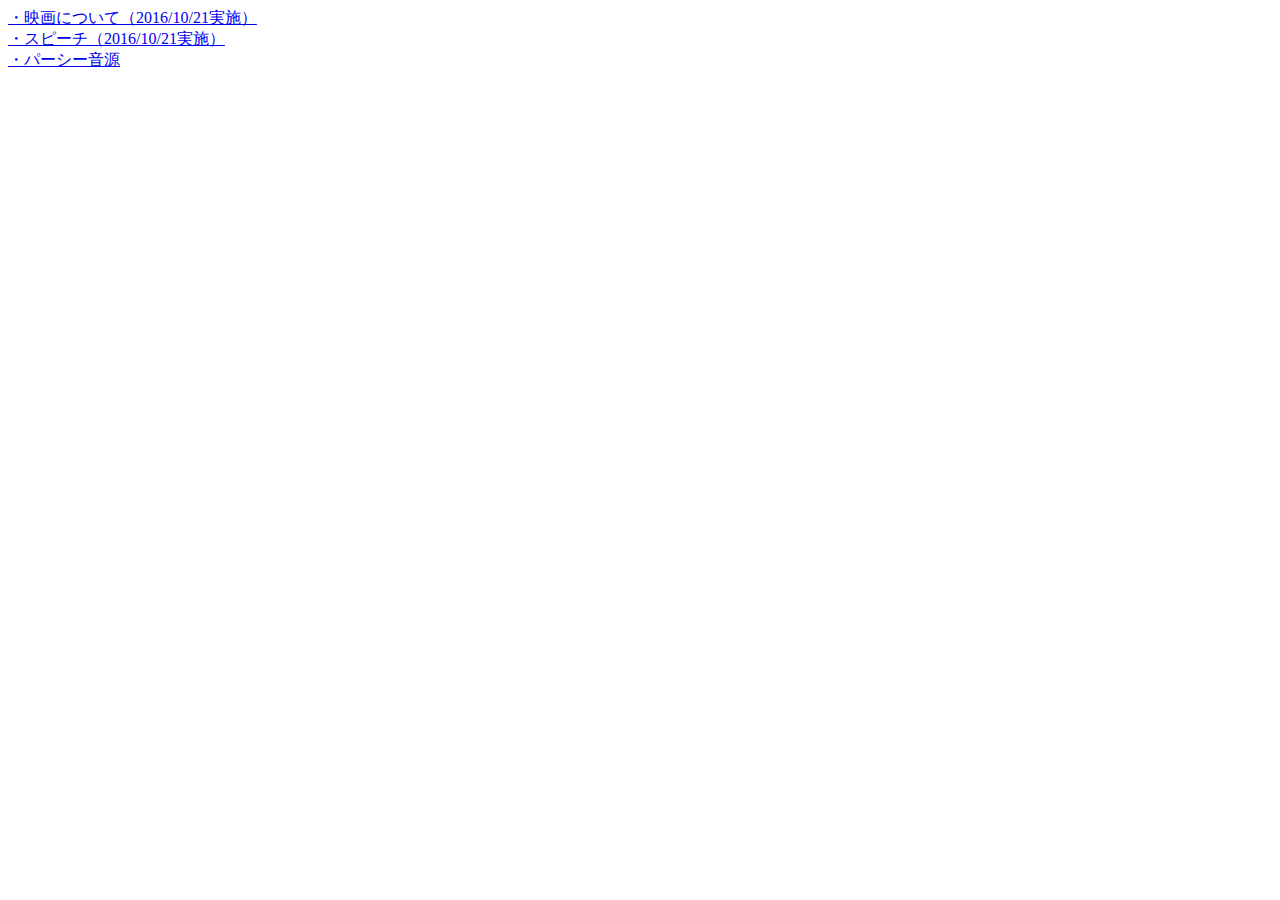
<file: index.html>
<!DOCTYPE html>
<html lang="jp">
	<head>
		<meta charset="UTF-8" />
		<meta http-equiv="X-UA-Compatible" content="IE=edge,chrome=1"> 
		<title>メイン</title>
		<meta name="description" content="" />
		<meta name="keywords" content="" />
		<meta name="author" content="Your name" />
		<link rel="shortcut icon" href="../favicon.ico"> 
	</head>
	<body>
		<a href="./201610_movie/index.html">
			・映画について（2016/10/21実施）
		</a>
		<br>
		<a href="./201610_speak/index.html">
			・スピーチ（2016/10/21実施）
		</a>
		<br>
		<a href="./percy/index.html">
			・パーシー音源
		</a>
	</body>
</html>
</file>
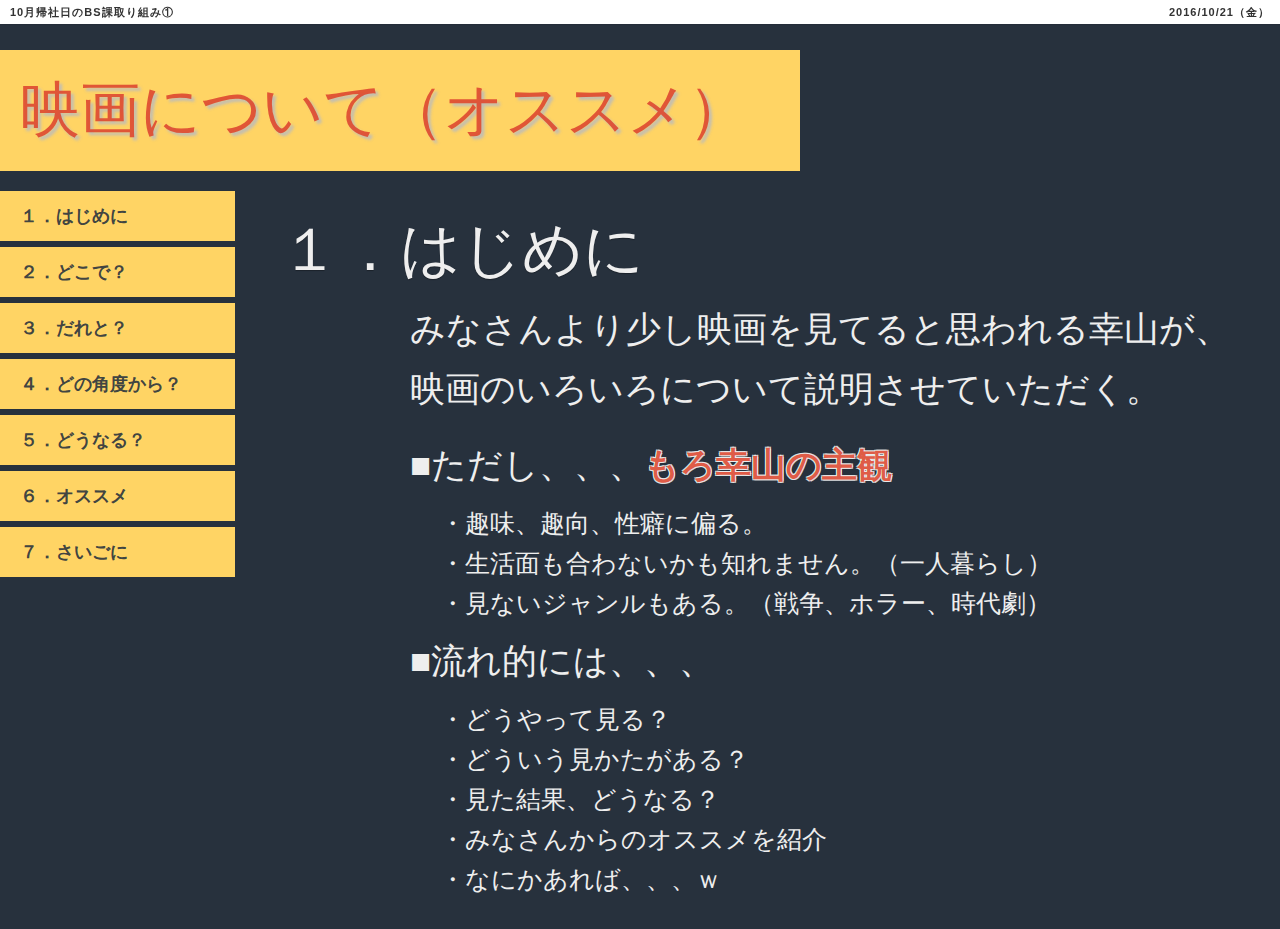
<file: 201610_movie/index.html>
<!DOCTYPE html>
<!--[if lt IE 7 ]> <html class="ie ie6 no-js" lang="en"> <![endif]-->
<!--[if IE 7 ]>    <html class="ie ie7 no-js" lang="en"> <![endif]-->
<!--[if IE 8 ]>    <html class="ie ie8 no-js" lang="en"> <![endif]-->
<!--[if IE 9 ]>    <html class="ie ie9 no-js" lang="en"> <![endif]-->
<!--[if gt IE 9]><!--><html class="no-js" lang="en"><!--<![endif]-->
	<head>
		<meta charset="UTF-8" />
		<meta http-equiv="X-UA-Compatible" content="IE=edge,chrome=1"> 
		<title>映画について（オススメ）</title>
		<meta name="viewport" content="width=device-width, initial-scale=1.0"> 
		<meta name="description" content="" />
		<meta name="keywords" content="" />
		<meta name="author" content="Your name" />
		<link rel="shortcut icon" href="../favicon.ico"> 
		<link rel="stylesheet" type="text/css" href="css/demo.css" />
		<link rel="stylesheet" type="text/css" href="css/style.css" />
<!--
		<link href='http://fonts.googleapis.com/css?family=Electrolize' rel='stylesheet' type='text/css' />
		<link href='http://fonts.googleapis.com/css?family=Alegreya' rel='stylesheet' type='text/css' />
		<link href='http://fonts.googleapis.com/css?family=Eczar' rel='stylesheet' type='text/css' />
-->
	</head>
	<body>
		<!-- Codrops top bar -->
		<div class="codrops-top">
			<a href="index.html">
				<strong>10月帰社日のBS課取り組み①</strong>
			</a>
			<span class="right">
				<a href="index.html">
					<strong>2016/10/21（金）</strong>
				</a>
			</span>
			<div class="clr"></div>
		</div><!--/ Codrops top bar -->
				
		<!-- Home -->
		<div id="home" class="content">
			<h2>１．はじめに</h2>
			<p>みなさんより少し映画を見てると思われる幸山が、映画のいろいろについて説明させていただく。</p><br>
			<p>■ただし、、、<p3>もろ幸山の主観</p3></p><br>
			<p2>・趣味、趣向、性癖に偏る。</p2><br>
			<p2>・生活面も合わないかも知れません。（一人暮らし）</p2><br>
			<p2>・見ないジャンルもある。（戦争、ホラー、時代劇）</p2><br>
			<p>■流れ的には、、、</p><br>
			<p2>・どうやって見る？</p2><br>
			<p2>・どういう見かたがある？</p2><br>
			<p2>・見た結果、どうなる？</p2><br>
			<p2>・みなさんからのオススメを紹介</p2><br>
			<p2>・なにかあれば、、、ｗ</p2><br>
		</div>
		<!-- /Home -->

		<!-- Menu1 -->
		<div id="menu1" class="panel">
			<div class="content">
				<h2>２．どこで？</h2>
				<p>映画をどこで見るか？どこで見れるか？</p><br>
				<p>■映画館で見る</p><br>
				<p2>・映画館HPで<p3>予約して見る楽しみがある</p3></p2><br>
				<p2>・<p3>大画面のスケールを感じれる</p3>（3D、4D、4DX）</p2><br>
				<p2>・見に来ている人を観察できる</p2><br>
				<p2>・人気度が確認できる</p2><br>
				<p>■自宅で見る（レンタル）</p><br>
				<p2>・まとめて借りて見ることができる</p2><br>
				<p2>・<p3>だらだら見れる（止めてトイレにも行ける！）</p3></p2><br>
				<p2>・吹き替えでも見れる</p2><br>
				<p2>・<p3>とにかく楽！</p3></p2><br>
				<p>■出先で見る</p><br>
				<p2>・ビジネスホテル、旅館、その他ホテルとか</p2><br>
				<p2>・おもにAVか？</p2><br>
				<p2>・集中して見てられない？</p2><br>
			</div>
		</div>
		<!-- /Menu1 -->

		<!-- Menu2 -->
		<div id="menu2" class="panel">
			<div class="content">
				<h2>３．だれと？</h2>
				<p>だれと見ますか？、、、見ませんか？</p><br>
				<p>■いい人と見る（彼氏、彼女、友人、親兄弟、その他知り合い）</p><br>
				<p2>・見る前、見ながら食べたり、小声で話しながら<p3>一緒に見れる</p3></p2><br>
				<p2>・見た後に<p3>映画について共有できる</p3></p2><br>
				<p>■一人で見る</p><br>
				<p2>・だれにも気を使わずまったり集中できる</p2><br>
				<p2>・意図せず<p3>泣いたりしてもいい</p3></p2><br>
				<p2>・でも、映画の内容について<p3>一人で悶々と浸るしかない、、、</p3></p2><br>
			</div>
		</div>
		<!-- /Menu2 -->

		<!-- Menu3 -->
		<div id="menu3" class="panel">
			<div class="content">
				<h2>４．どの角度から？</h2>
				<p>どんな映画を見るか？どんな風に、どんな角度から見るか？</p><br>
				<p>■<p3>その時に見たい映画を見る</p3></p><br>
				<p2>・これに勝るものなし！</p2><br>
				<p>■邦画を見る</p><br>
				<p2>・字幕を見る必要がないなので楽</p2><br>
				<p2>・<p3>ストーリーに入り込める感じ</p3>がする</p2><br>
				<p>■洋画を見る</p><br>
				<p2>・現実離れしてる感じはあるかも、、、</p2><br>
				<p2>・<p3>吹き替え＆字幕が結構面白い！</p3></p2><br>
				<p>■俳優、監督で見る</p><br>
				<p2>・好きな俳優、監督を決めて見てみる</p2><br>
				<p2>（例）ロバートデニーロ、クリントイーストウッド、ディカプリオ、スコセッシ、北野たけし、等</p2><br>
				<p>■シリーズ作品で見る</p><br>
				<p2>（例）スターウォーズ、エイリアン、仁義なき戦い、BTTF、等</p2><br>
			</div>
		</div>
		<!-- /Menu3 -->

		<!-- Menu4 -->
		<div id="menu4" class="panel">
			<div class="content">
				<h2>５．どうなる？</h2>
				<p>映画を見た結果、どうなるか？</p><br>
				<p>■<p3>感じる（感情、考える）</p3></p><br>
				<p2>・感動する（じーんとして、涙が出たり）</p2><br>
				<p2>・自分の立場と重ね合わせてみたり、、、</p2><br>
				<p>■行動する</p><br>
				<p2>・同じものを買ってみたり、その場所に行ってみたり</p2><br>
				<p2>・腕立て伏せをやってみたり（特にカンフー映画の後）</p2><br>
				<br>
				<p><p3>何かを感じるはず！</p3></p><br>
				<p><p3>そして、また映画を見るきっかけとして、、、</p3></p><br>
				<p>■映画を調べてみる</p><br>
				<p2>・その映画の出発点</p2><br>
				<p2>・俳優、監督で遡って見てみる</p2><br>
				<p>というのもいいかも知れません。。。</p><br>
			</div>
		</div>
		<!-- /Menu4 -->

		<!-- Menu5 -->
		<div id="menu5" class="panel">
			<div class="content">
				<h2>６．オススメ</h2>
				<p>■小形さん</p><br>
				<table class="brwsr2">
					<tbody>
						<tr>
							<th>タイトル</th>
							<td class="head">ジャンル</td>
							<td class="head">ストーリー</td>
							<td class="head">見た感想</td>
							<td class="head">コメント</td>
						</tr>
						<tr>
							<td class="bar" colspan="5"></td>
						</tr>
						<tr>
							<th>君を忘れない</th>
							<td class="data">戦争映画</td>
							<td class="data"></td>
							<td class="data">キャストがキムタクや松村というあり得ない構成だが、意外と泣ける。個人的にはキムタクや松村の演技で泣いたことがショックでしばらくボー然としていた。</td>
							<td class="data">お、小形さんが泣いた、、、</td>
						</tr>
						<tr>
							<td class="bar" colspan="5"></td>
						</tr>
						<tr>
							<th><p4>パコと魔法の絵本</p4></th>
							<td class="data">ファンタジー？</td>
							<td class="data">半分ギャグのような映画、、、</td>
							<td class="data">キャスト1回見ている間に3，4回泣いたのは初めて。</td>
							<td class="data">ちょい見てみたいです。</td>
						</tr>
					</tbody>
				</table>
				<br>
				<p>■山本さん</p><br>
				<table class="brwsr2">
					<tbody>
						<tr>
							<th>タイトル</th>
							<td class="head">ジャンル</td>
							<td class="head">ストーリー</td>
							<td class="head">見た感想</td>
							<td class="head">コメント</td>
						</tr>
						<tr>
							<td class="bar" colspan="5"></td>
						</tr>
						<tr>
							<th><p4>スタートレック Beyond</p4></th>
							<td class="data">SFもの</td>
							<td class="data">不明www</td>
							<td class="data">まだ見ていません。というか来週から始まる映画です。スタートレックは好きでドラマから映画まで見ていました。前回のスター・トレック イントゥ・ダークネスから監督がJ・J・エイブラムスになり特に面白みが増しました。恐らくこの映画は予備知識がなくてもわかると思うので、ぜひ見てみてほしいですね。僕は必ず映画館で観ます!!!</td>
							<td class="data">面白いと山本さんから聞いたので見てみたい！</td>
						</tr>
					</tbody>
				</table>
				<br>
				<p>■鈴木さん（事務）</p><br>
				<table class="brwsr2">
					<tbody>
						<tr>
							<th>タイトル</th>
							<td class="head">ジャンル</td>
							<td class="head">ストーリー</td>
							<td class="head">見た感想</td>
							<td class="head">コメント</td>
						</tr>
						<tr>
							<td class="bar" colspan="5"></td>
						</tr>
						<tr>
							<th>マレフィセント</th>
							<td class="data">ファンタジー？</td>
							<td class="data">眠れる森の美女の悪役マレフィセント目線で描いた物語</td>
							<td class="data">視点を変えると違った事も見えてくる、悪役に実は真実があったというのが個人的にお気に入り。</td>
							<td class="data"></td>
						</tr>
						<tr>
							<td class="bar" colspan="5"></td>
						</tr>
						<tr>
							<th>告白</th>
							<td class="data">ミステリー</td>
							<td class="data">ある教師が担任のクラスで、自分の子供を殺した犯人がこのクラスにいる、という告白から話が始まり心理的に事が進んでいく話。</td>
							<td class="data">精神的に怖いの一言。道徳的に考えされられる話だったけど、それに恐怖も加わって、見た後の疲労感が半端ない。</td>
							<td class="data"></td>
						</tr>
						<tr>
							<td class="bar" colspan="5"></td>
						</tr>
						<tr>
							<th><p4>ディパーテッド</p4></th>
							<td class="data">アクション？</td>
							<td class="data">警察のスパイとマフィアのスパイが互いに潜入する中、互いの存在に気付き始め、身を守る為スパイを探っていくという話。</td>
							<td class="data">ずっとハラハラしながら見ていたので、その緊張感が面白かった。</td>
							<td class="data">インファナルアフェア（韓国）、ダブルフェイス（日本）あるけど、この頃からのディカプリオがいい！</td>
						</tr>
						<tr>
							<td class="bar" colspan="5"></td>
						</tr>
						<tr>
							<th>おくりびと</th>
							<td class="data">ヒューマン？</td>
							<td class="data">納棺師に転職した主人公が、仕事を通して人々の生や死に関わっていく話。</td>
							<td class="data">生きている事と死ぬ事について考えさせられた。納棺師を意識した事がなかったのでちょっと垣間見れたのがよかった。</td>
							<td class="data"></td>
						</tr>
					</tbody>
				</table>
				<br>
				<p>■川名さん</p><br>
				<table class="brwsr2">
					<tbody>
						<tr>
							<th>タイトル</th>
							<td class="head">ジャンル</td>
							<td class="head">ストーリー</td>
							<td class="head">見た感想</td>
							<td class="head">コメント</td>
						</tr>
						<tr>
							<td class="bar" colspan="5"></td>
						</tr>
						<tr>
							<th>シン・ゴジラ</th>
							<td class="data">SF?</td>
							<td class="data">巨大未確認生物が東京を破壊するので何とかします。</td>
							<td class="data">今の日本にゴジラが出たらこんな感じだろうな？というのがリアルでした。</td>
							<td class="data">結局見逃したのでDVDで！</td>
					</tbody>
				</table>
				<br>
				<p>■久保田くん</p><br>
				<table class="brwsr2">
					<tbody>
						<tr>
							<th>タイトル</th>
							<td class="head">ジャンル</td>
							<td class="head">ストーリー</td>
							<td class="head">見た感想</td>
							<td class="head">コメント</td>
						</tr>
						<tr>
							<td class="bar" colspan="5"></td>
						</tr>
						<tr>
							<th><p4>マイ・インターン</p4><br>（アン・ハサウェイ主演）</th>
							<td class="data">ヒューマン？</td>
							<td class="data">急成長するネット通販会社に高齢者がインターンシップするお話し。最初は遠ざけられていた高齢者が、後々、すごい活躍をみせる。</td>
							<td class="data">癒やされる。清々しくなる。自分も頑張るか！と思うようになる。アクション映画のように、迫力あるシーンや、大切なひとが亡くなるシーンが無いのに、感動してしまう作品。</td>
							<td class="data">うん、サクセスストーリー！晴れた感じになります。ロバートデニーロがこんな役で登場という。</td>
						</tr>
					</tbody>
				</table>
				<br>
				<p>■池本さん</p><br>
				<table class="brwsr2">
					<tbody>
						<tr>
							<th>タイトル</th>
							<td class="head">ジャンル</td>
							<td class="head">ストーリー</td>
							<td class="head">見た感想</td>
							<td class="head">コメント</td>
						</tr>
						<tr>
							<td class="bar" colspan="5"></td>
						</tr>
						<tr>
							<th><p4>うしじまくん</p4></th>
							<td class="data">闇金</td>
							<td class="data">闇金業者が底辺にお金を貸す話。</td>
							<td class="data">債務者になりたくない。ギャンブルはこわい。お金は大事。人間はどん欲だ。</td>
							<td class="data">うん、楽しいシリーズです！</td>
						</tr>
						<tr>
							<td class="bar" colspan="5"></td>
						</tr>
						<tr>
							<th>パヒューム</th>
							<td class="data">香水</td>
							<td class="data">鼻がよすぎる人が香水に憑りつかれる話。最終的には人間を香水の材料にしてしまう。美女を使った香水は最高級のもので、つけるとすべての人が従うようになる。</td>
							<td class="data">人間はどん欲だ。</td>
							<td class="data"></td>
						</tr>
						<tr>
							<td class="bar" colspan="5"></td>
						</tr>
						<tr>
							<th><p4>華麗なるギャツビー</p4></th>
							<td class="data">大富豪、ラブストーリー</td>
							<td class="data">嘘だらけの大富豪が好きな人のために生きるが、世間体やお金の力に負けてしまう話。</td>
							<td class="data">人間はどん欲だ。</td>
							<td class="data">映像と音楽がいい！</td>
						</tr>
					</tbody>
				</table>
				<br>
				<p>■幸山</p><br>
				<table class="brwsr2">
					<tbody>
						<tr>
							<th>タイトル</th>
							<td class="head">ジャンル</td>
							<td class="head">ストーリー</td>
							<td class="head">見た感想</td>
							<td class="head">コメント</td>
						</tr>
						<tr>
							<td class="bar" colspan="5"></td>
						</tr>
						<tr>
							<th><p4>バックトゥザフューチャー</p4></th>
							<td class="data">SF</td>
							<td class="data">タイムマシン車で過去に行き両親の若いころと遭遇。過去を修正して未来へ戻る。</td>
							<td class="data">シリーズもの！楽しい！</td>
							<td class="data"></td>
						</tr>
						<tr>
							<td class="bar" colspan="5"></td>
						</tr>
						<tr>
							<th>ゴッドファーザー</th>
							<td class="data">ヤクザ</td>
							<td class="data">ファミリーの物語。ファミリーが出来上がり、最後は朽ち果てる。。。というシリーズもの。</td>
							<td class="data">シブい！若かりし頃のデニーロがかっこいい！</td>
							<td class="data"></td>
						</tr>
						<tr>
							<td class="bar" colspan="5"></td>
						</tr>
						<tr>
							<th>エイリアン</th>
							<td class="data">SF</td>
							<td class="data">とある惑星でエイリアンの卵を見つけ、エイリアンをやっつけるシリーズ。主人公も何回も生き返る（クローン）</td>
							<td class="data">エイリアンの形がすごい！</td>
							<td class="data"></td>
						</tr>
						<tr>
							<td class="bar" colspan="5"></td>
						</tr>
						<tr>
							<th><p4>ムーランルージュ</p4></th>
							<td class="data">ラブロマンス</td>
							<td class="data">映像と音と展開がすごい。いろんな有名な洋楽を出演者が歌っているのも最高！</td>
							<td class="data">ちょっとせつなくなりました。</td>
							<td class="data">華麗なるギャツビーの監督</td>
						</tr>
						<tr>
							<td class="bar" colspan="5"></td>
						</tr>
						<tr>
							<th><p4>ディパーテッド</p4></th>
							<td class="data">スリル</td>
							<td class="data">マットデイモン、ディカプリオが主役。ジャックニコルソンも。</td>
							<td class="data">衝撃の結末にびっくり！</td>
							<td class="data">鈴木さんがオススメしてたけど、さらにオススメ！</td>
						</tr>
						<tr>
							<td class="bar" colspan="5"></td>
						</tr>
						<tr>
							<th><p4>インセプション</p4></th>
							<td class="data">ドラマ？</td>
							<td class="data">夢、夢の中の夢･･･を設計、その夢を見させて一緒に入っていく。潜在意識までも操ろうとする。CGもすごい！ディカプリオが出てる。</td>
							<td class="data">何回か見ないとわけがわからない。不思議な気分になる。</td>
							<td class="data"></td>
						</tr>
						<tr>
							<td class="bar" colspan="5"></td>
						</tr>
						<tr>
							<th><p4>ミッションインポッシブル</p4></th>
							<td class="data">アクション</td>
							<td class="data">トムクルーズがスパイ役でミッションをクリアしていくシリーズ。スタントもすべてトムクルーズがやっている！</td>
							<td class="data">ドキドキ、面白いです！</td>
							<td class="data"></td>
						</tr>
						<tr>
							<td class="bar" colspan="5"></td>
						</tr>
						<tr>
							<th>アウトレイジ</th>
							<td class="data">ヤクザ</td>
							<td class="data">なんとか組となんとか組の抗争。椎名きっぺいがカッコイイ！たけしの役どころもいい。</td>
							<td class="data">ばかやろこのやろの連発ｗ</td>
							<td class="data"></td>
						</tr>
						<tr>
							<td class="bar" colspan="5"></td>
						</tr>
						<tr>
							<th>悪魔を見た</th>
							<td class="data">サイコホラー</td>
							<td class="data">婚約者を無残に犯され殺され、イビョンホンが犯人をじわりじわりお仕置きします。最後の仕掛けもすごい。</td>
							<td class="data">目が離せないです。</td>
							<td class="data"></td>
						</tr>
						<tr>
							<td class="bar" colspan="5"></td>
						</tr>
						<tr>
							<th>ドラゴンタトゥーの女<br>（アメリカ版）</th>
							<td class="data">スリル</td>
							<td class="data">スパイとタトゥーの女が協力して、何かを奪います。だっけ？</td>
							<td class="data">ドキドキ、展開が早くて面白い。</td>
							<td class="data"></td>
						</tr>
						<tr>
							<td class="bar" colspan="5"></td>
						</tr>
						<tr>
							<th><p4>グッド・ウィル・ハンティング</p4></th>
							<td class="data">ヒューマン</td>
							<td class="data">頭がいい若者が、自分の道を迷ってるところを、先生が導きます。若いころのマットデイモン。</td>
							<td class="data">号泣しました。</td>
							<td class="data"></td>
						</tr>
						<tr>
							<td class="bar" colspan="5"></td>
						</tr>
						<tr>
							<th><p4>プラダを着た悪魔</p4></th>
							<td class="data">サクセス</td>
							<td class="data">アンハサウェイとアカデミー有名女優、ファッション雑誌会社のサクセスストーリー。どんどん綺麗になってくアンハサウェイ。</td>
							<td class="data">見てて気持ちいいです。</td>
							<td class="data">そして、マイインターンに繋がります。</td>
						</tr>
						<tr>
							<td class="bar" colspan="5"></td>
						</tr>
						<tr>
							<th><p4>ミリオンダラー・ベイビー</p4></th>
							<td class="data">ヒューマン</td>
							<td class="data">若くない女性ボクサーを育てて、ついにチャンピオンに。でも。。。</td>
							<td class="data">ヤッター！からの悲しくなった。</td>
							<td class="data">クリントイーストウッド監督</td>
						</tr>
						<tr>
							<td class="bar" colspan="5"></td>
						</tr>
						<tr>
							<th>グラン・トリノ</th>
							<td class="data">ヒューマン</td>
							<td class="data">子供と近所の老人の話。老人が子供に人生のいろいろを教える。最後は。。。</td>
							<td class="data">クリントイーストウッドがかっこいい！</td>
							<td class="data">これも、クリントイーストウッド監督</td>
						</tr>
						<tr>
							<td class="bar" colspan="5"></td>
						</tr>
						<tr>
							<th>まほろ駅前</th
							<td class="data">ドラマ</td>
							<td class="data">便利屋の話。いろいろ事件が起きます。まったりシリーズ。</td>
							<td class="data">まったりほのぼのしていいです。</td>
							<td class="data"></td>
						</tr>
						<tr>
							<td class="bar" colspan="5"></td>
						</tr>
						<tr>
							<th>舟を編む</th>
							<td class="data">ドラマ</td>
							<td class="data">１語１語着実に何十年もかけて辞典を作る男の物語。</td>
							<td class="data">のほほんしていいです。</td>
							<td class="data"></td>
						</tr>
						<tr>
							<td class="bar" colspan="5"></td>
						</tr>
						<tr>
							<th>仁義なき戦い</th>
							<td class="data">ヤクザ</td>
							<td class="data">美能幸三の刑務所中の手記から作られたシリーズ映画。</td>
							<td class="data">広島弁がかっこいい！</td>
							<td class="data"></td>
						</tr>
					</tbody>
				</table>
			</div>
		</div>
		<!-- /Menu5 -->

		<!-- Menu6 -->
		<div id="menu6" class="panel">
			<div class="content">
				<h2>７．さいごに</h2>
				<br>
				<p><p3>はい、なにかの映画を見てみたいと思いましたか？</p3></p><br>
				<br>
				<p>■仕事に疲れた時のリフレッシュ</p><br>
				<p>■元気がない時のモチベーションアップ</p><br>
				<p>■映画の中から何かを見出してステップアップ</p><br>
				<p>■ヒマな時間の有効活用</p><br>
				<br>
				<p>、、、なにかしらは得られると思います！！</p><br>
				<p>以上！！</p><br>
			</div>
		</div>
		<!-- /Menu6 -->

		<!-- Header with Navigation -->
		<div id="header">
			<h1>映画について（オススメ）</h1>
			<ul id="navigation">
				<li><a id="link-home" href="#home">１．はじめに</a></li>
				<li><a id="link-menu1" href="#menu1">２．どこで？</a></li>
				<li><a id="link-menu2" href="#menu2">３．だれと？</a></li>
				<li><a id="link-menu3" href="#menu3">４．どの角度から？</a></li>
				<li><a id="link-menu4" href="#menu4">５．どうなる？</a></li>
				<li><a id="link-menu5" href="#menu5">６．オススメ</a></li>
				<li><a id="link-menu6" href="#menu6">７．さいごに</a></li>
			</ul>
		</div>

	</body>
</html>
</file>
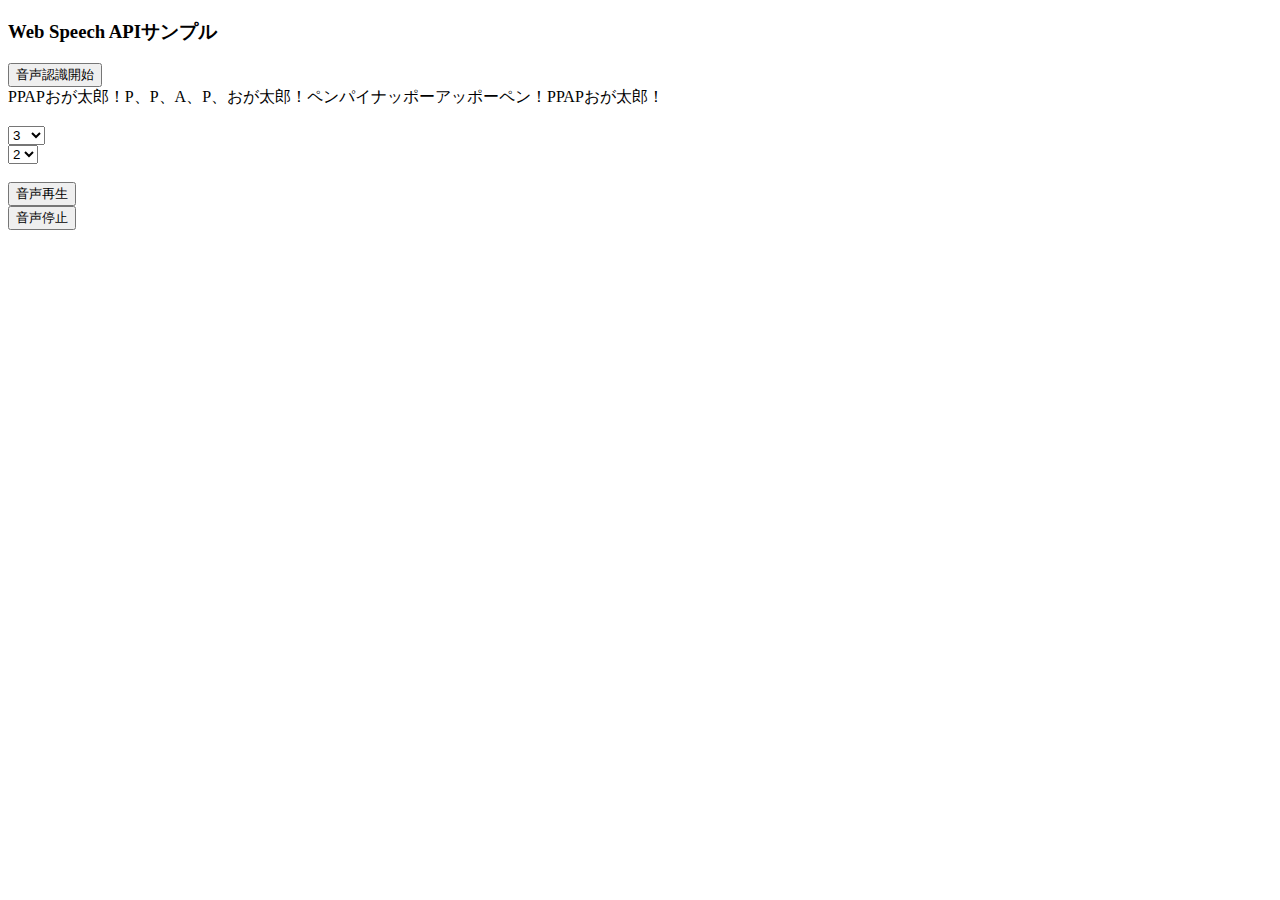
<file: 201610_speak/index.html>
<!DOCTYPE html>
<html lang="ja">
	<head>
		<meta charset="UTF-8" />
		<meta http-equiv="X-UA-Compatible" content="IE=edge,chrome=1"> 
		<title>メイン</title>
		<meta name="description" content="" />
		<meta name="keywords" content="" />
		<meta name="author" content="Your name" />
		<link rel="shortcut icon" href="../favicon.ico"> 
	</head>
	<body>
		<h3>Web Speech APIサンプル</h3>

		<button id="btn">音声認識開始</button>
		<br>

		<div id="content">
PPAPおが太郎！P、P、A、P、おが太郎！ペンパイナッポーアッポーペン！PPAPおが太郎！
		</div>
		<br>

		<select name="rate" id="rate">
			<option value="0">0</option>
			<option value="1">1</option>
			<option value="2">2</option>
			<option value="3" selected>3</option>
			<option value="4">4</option>
			<option value="5">5</option>
			<option value="6">6</option>
			<option value="7">7</option>
			<option value="8">8</option>
			<option value="9">9</option>
			<option value="10">10</option>
		</select>
		<br>

		<select name="pitch" id="pitch">
			<option value="0">0</option>
			<option value="1">1</option>
			<option value="2" selected>2</option>
		</select>
		<br>
		<br>

		<button id="speak">音声再生</button>
		<br>

		<button id="cancel">音声停止</button>

		<script src="app.js"></script>
	</body>
</html>
</file>
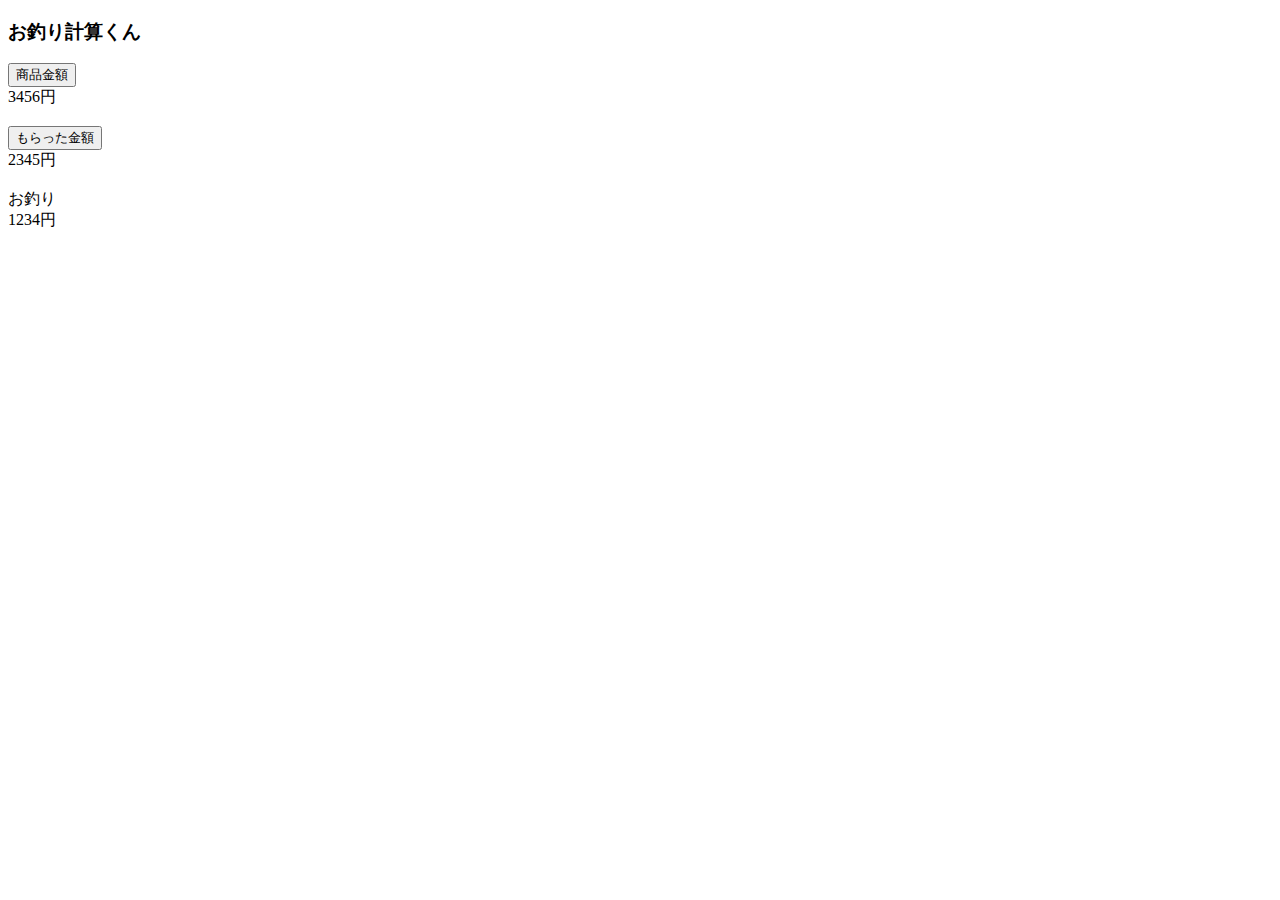
<file: 201810_speak/index.html>
<!DOCTYPE html>
<html lang="ja">
	<head>
		<title>お釣り計算くん</title>
		<meta charset="UTF-8" />
		<meta name="description" content="" />
		<meta name="keywords" content="" />
		<meta name="author" content="Your name" />
		<link rel="shortcut icon" href="../favicon.ico"> 
		<meta name="viewport" content="width=device-width">
	</head>
	<body>
		<h3>お釣り計算くん</h3>

		<button id="btn1">商品金額</button>
		<div id="content1">
3456円
		</div>
		<br>

		<button id="btn2">もらった金額</button>
		<div id="content2">
2345円
		</div>
		<br>

		お釣り
		<div id="content3">
1234円
		</div>
		<br>

		<script src="app.js"></script>
	</body>
</html>
</file>
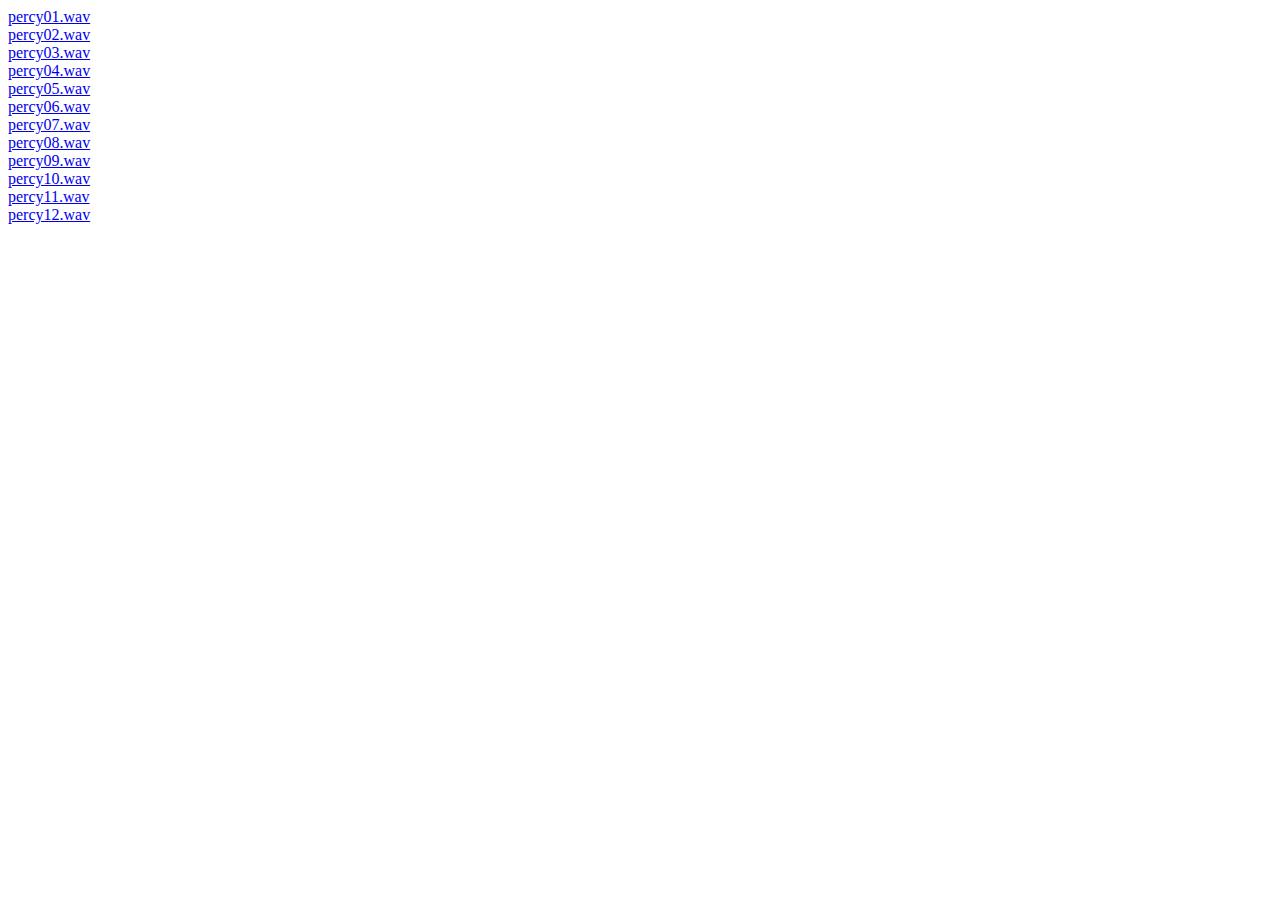
<file: percy/index.html>
<!DOCTYPE html>
<html lang="jp">
	<head>
		<meta charset="UTF-8" />
		<meta http-equiv="X-UA-Compatible" content="IE=edge,chrome=1"> 
		<title>パーシー音源</title>
		<meta name="description" content="" />
		<meta name="keywords" content="" />
		<meta name="author" content="Your name" />
		<link rel="shortcut icon" href="../favicon.ico"> 
	</head>
	<body>
		<a href="./percy01.wav" download>percy01.wav</a><br>
		<a href="./percy02.wav" download>percy02.wav</a><br>
		<a href="./percy03.wav" download>percy03.wav</a><br>
		<a href="./percy04.wav" download>percy04.wav</a><br>
		<a href="./percy05.wav" download>percy05.wav</a><br>
		<a href="./percy06.wav" download>percy06.wav</a><br>
		<a href="./percy07.wav" download>percy07.wav</a><br>
		<a href="./percy08.wav" download>percy08.wav</a><br>
		<a href="./percy09.wav" download>percy09.wav</a><br>
		<a href="./percy10.wav" download>percy10.wav</a><br>
		<a href="./percy11.wav" download>percy11.wav</a><br>
		<a href="./percy12.wav" download>percy12.wav</a><br>
	</body>
</html>
</file>
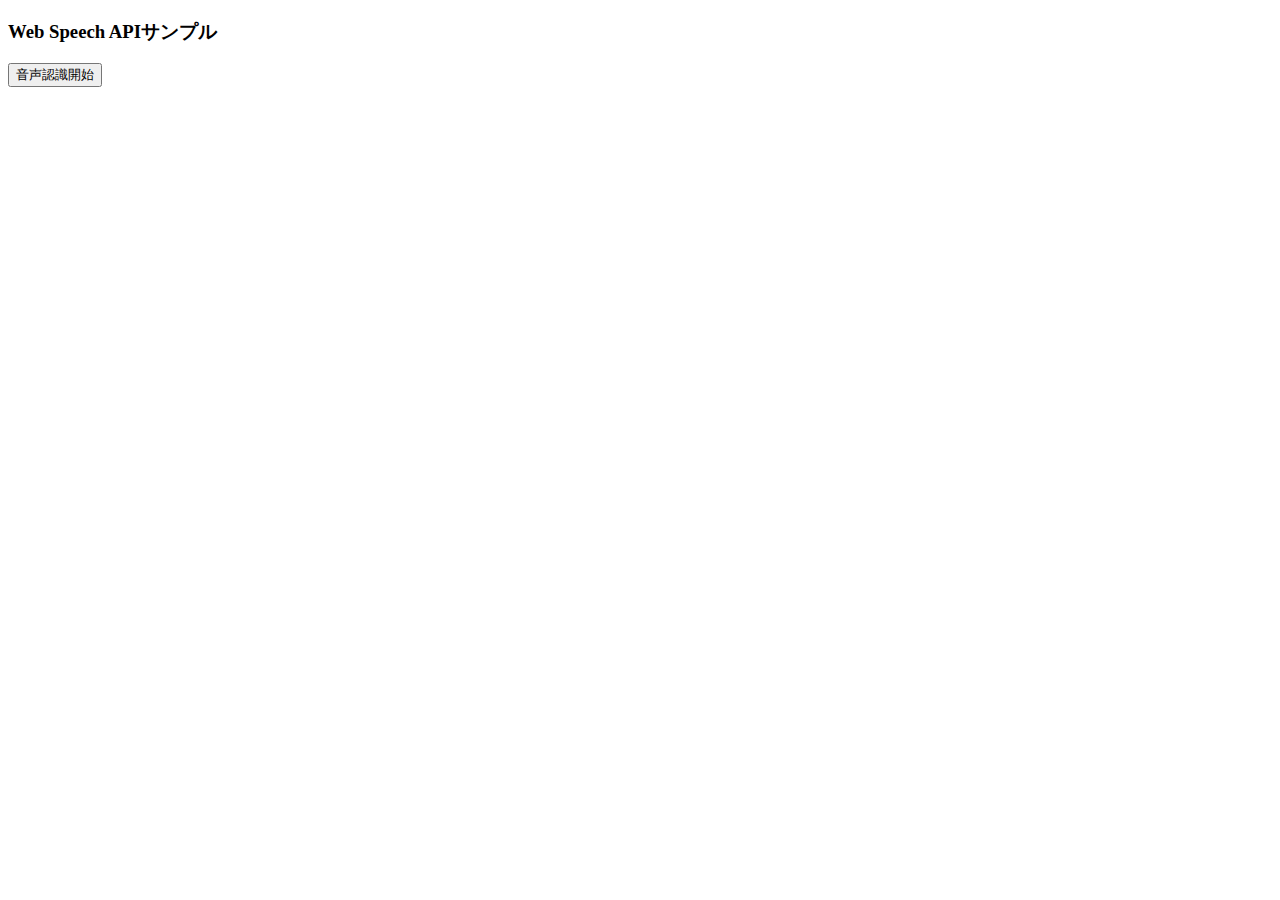
<file: 201610_speak/index2.html>
<!DOCTYPE html>
<html lang="ja">
	<head>
		<meta charset="UTF-8" />
		<meta http-equiv="X-UA-Compatible" content="IE=edge,chrome=1"> 
		<title>メイン</title>
		<meta name="description" content="" />
		<meta name="keywords" content="" />
		<meta name="author" content="Your name" />
		<link rel="shortcut icon" href="../favicon.ico"> 
	</head>
	<body>
		<h3>Web Speech APIサンプル</h3>

		<button id="btn">音声認識開始</button>
		<div id="content"></div>

		<script src="app2.js"></script>
	</body>
</html>
</file>
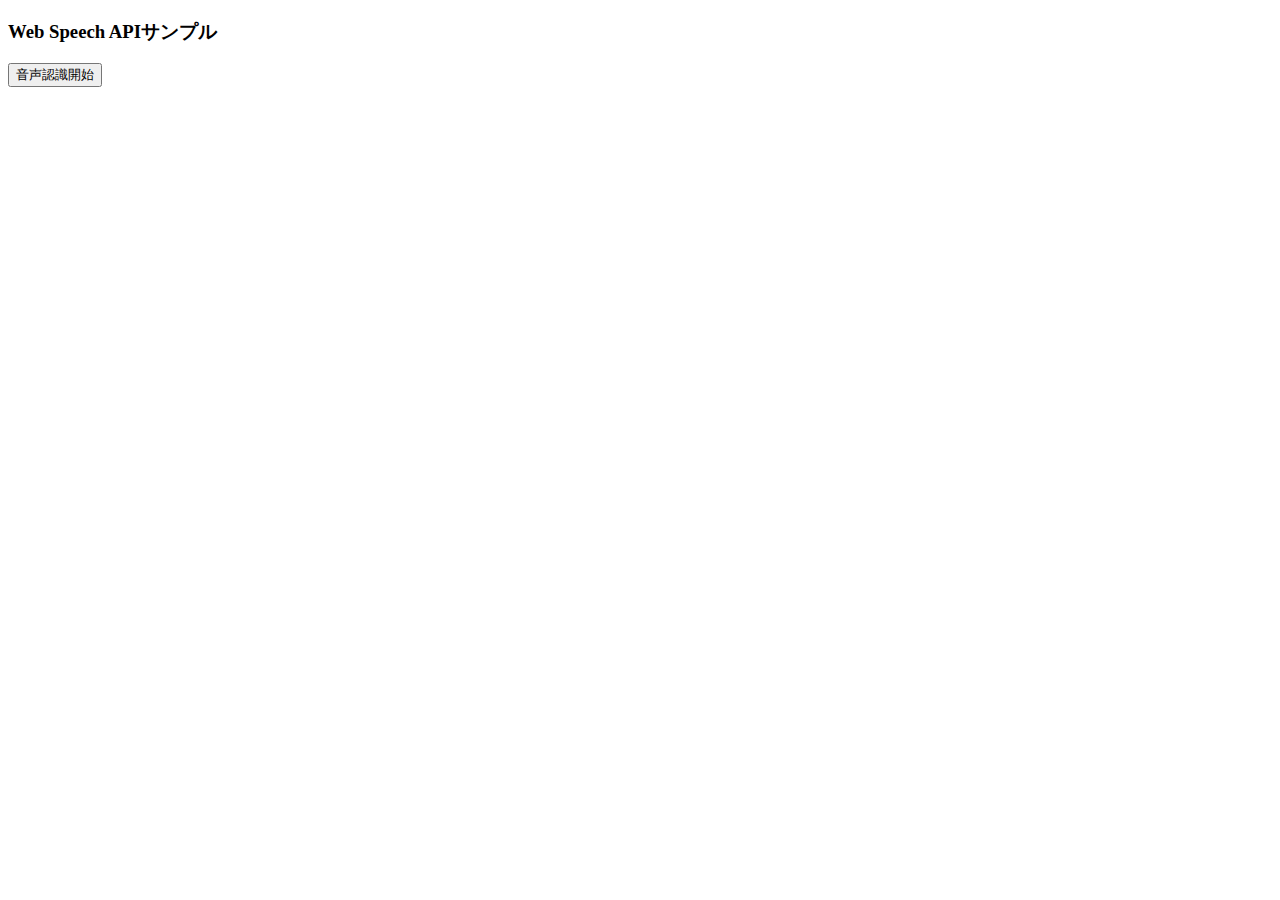
<file: 201610_speak/index3.html>
<!DOCTYPE html>
<html lang="ja">
	<head>
		<meta charset="UTF-8" />
		<meta http-equiv="X-UA-Compatible" content="IE=edge,chrome=1"> 
		<title>メイン</title>
		<meta name="description" content="" />
		<meta name="keywords" content="" />
		<meta name="author" content="Your name" />
		<link rel="shortcut icon" href="../favicon.ico"> 
	</head>
	<body>
		<h3>Web Speech APIサンプル</h3>

		<button id="btn">音声認識開始</button>
		<div id="content"></div>

		<script src="app3.js"></script>
	</body>
</html>
</file>
<file: 201610_movie/css/style.css>
html, body {
	height:100%;
}
body {
	width: 100%;
	background: #27313D;
}
#header{
	position: absolute;
	z-index: 2000;
	width: 800px;
	top: 50px;
}
#header h1{
	font-size: 60px;
	font-weight: 400;
	color: rgba(222,72,48,0.9);
	text-shadow: 3px 3px 3px rgba(187,187,187,0.9);
	padding: 20px;
	background: #FFD464;
}
#navigation {
	margin-top: 20px;
	width: 235px;
	display:block;
	list-style:none;
	z-index:3;
}
#navigation a{
	display: block;
	background: #FFD464;
	line-height: 50px;
	padding: 0px 20px;
	margin-bottom: 6px;
	color: rgba(39,49,61,0.9);
	font-size: 18px;
	font-weight: bold;
}
#navigation a:hover {
	background: #FFD464;
}
.content{
	right: 40px;
	left: 280px;
	top: 50px;
	position: absolute;
	padding-bottom: 30px;
}
.content h2{
	font-size: 60px;
	padding: 10px 0px 0px 0px;
	margin-top: 150px;
	color: #EEEEEE;
	text-shadow: 0px 1px 1px rgba(0,0,0,0.3);
}
.content p{
	font-size: 35px;
	line-height: 60px;
	color: #EEEEEE;
	display: inline-block;
	background: 1253A4;
	padding: 5px 0px 5px 130px;
	margin: 3px 0px;
}
.content p2{
	font-size: 25px;
	line-height: 24px;
	color: #EEEEEE;
	display: inline-block;
	background: 1253A4;
	padding: 5px 0px 5px 160px;
	margin: 3px 0px;
}
.content p3{
	line-height: 24px;
	display: inline-block;
	background: 1253A4;
	font-weight: bold;
	color: rgba(222,72,48,0.9);
	text-shadow:
		-1px -1px rgba(238,238,238,0.9),
		1px -1px rgba(238,238,238,0.9),
		-1px 1px rgba(238,238,238,0.9),
		1px 1px rgba(238,238,238,0.9);
}
.content p4{
	line-height: 24px;
	display: inline-block;
	background: 1253A4;
	font-weight: bold;
	color: rgba(250,153,150,0.9);
	text-shadow:
		-1px -1px rgba(39,49,61,0.9),
		1px -1px rgba(39,49,61,0.9),
		-1px 1px rgba(39,49,61,0.9),
		1px 1px rgba(39,49,61,0.9);
}
.panel{
	min-width: 100%;
	height: 98%;
	overflow-y: auto;
	overflow-x: hidden;
	margin-top: -150%;
	position: absolute;
	background: #27313D;
	box-shadow: 0px 4px 7px rgba(0,0,0,0.6);
	z-index: 2;
	-webkit-transition: all .8s ease-in-out;
	-moz-transition: all .8s ease-in-out;
	-o-transition: all .8s ease-in-out;
	transition: all .8s ease-in-out;
}
.panel:target{
	margin-top: 0%;
	background-color: #27313D;
}
#home:target ~ #header #navigation #link-home{
	color: rgba(222,72,48,0.9);
	text-shadow: 2px 2px 2px rgba(187,187,187,0.9);
	background: #FFD464;
	font-weight: bold;
}
#menu1:target ~ #header #navigation #link-menu1{
	color: rgba(222,72,48,0.9);
	text-shadow: 2px 2px 2px rgba(187,187,187,0.9);
	background: #FFD464;
	font-weight: bold;
}
#menu2:target ~ #header #navigation #link-menu2{
	color: rgba(222,72,48,0.9);
	text-shadow: 2px 2px 2px rgba(187,187,187,0.9);
	background: #FFD464;
	font-weight: bold;
}
#menu3:target ~ #header #navigation #link-menu3{
	color: rgba(222,72,48,0.9);
	text-shadow: 2px 2px 2px rgba(187,187,187,0.9);
	background: #FFD464;
	font-weight: bold;
}
	color: rgba(222,72,48,0.9);
	text-shadow: 2px 2px 2px rgba(187,187,187,0.9);
	background: #FFD464;
	font-weight: bold;
}
#menu5:target ~ #header #navigation #link-menu5{
	color: rgba(222,72,48,0.9);
	text-shadow: 2px 2px 2px rgba(187,187,187,0.9);
	background: #FFD464;
	font-weight: bold;
}
#menu6:target ~ #header #navigation #link-menu6{
	color: rgba(222,72,48,0.9);
	text-shadow: 2px 2px 2px rgba(187,187,187,0.9);
	background: #FFD464;
	font-weight: bold;
}
#works {
	padding: 15px 0px;
}
#works li{
	display: inline;
}
#works li a{
	padding-right: 10px;
}
#works img {
	box-shadow: 1px 1px 2px rgba(0,0,0,0.3);
	padding: 12px; 
	background: rgba(255,255,255,0.9);
}
#form p{
	background: #fff;
	color: #000;
}
#form input, #form textarea{
	background: #000;
	color: #fff;
	border: none;
}
#form textarea{
	width: 493px;
	height: 100px;
}
#form label{
	padding-right: 10px;
	float: left;
}
.footnote a{
	color: #ddd;
}
table.brwsr2 {
    margin: 10px 0px 10px 170px;
    width: 1200px;
    border: none;
    border-top: solid 1px #666;
    border-bottom: solid 1px #666;
    border-collapse: separate;
    border-spacing: 0 10px;
    background: #f5f5f5;
}
 
table.brwsr2 th {
    vertical-align: middle;
    height: 53px;
    width: 124px;
    border-right: solid 1px #666;
    margin: 0;
    text-align: center;
    color: #333;
    font-size: 22px;
    font-weight: bold;
}
 
table.brwsr2 td.head {
    padding: 0;
    margin: 0;
    height: 53px;
    width: 100px;
    border: none;
    color: #666;
    font-size: 20px;
    line-height: 16px;
    text-align: center;
    vertical-align: middle;
    overflow: hidden;
}
 
table.brwsr2 td.data {
    padding: 5px;
    margin: 5px;
    height: 53px;
    width: 100px;
    border: none;
    color: #666;
    font-size: 20px;
    line-height: 18px;
    text-align: center;
    vertical-align: top;
    overflow: hidden;
}
 
table.brwsr2 td:fst-child {
    padding: 0 0 0 10px;
    vertical-align: middle;
}
 
table.brwsr2 td.bar {
    height: 1px;
    width: 100%;
    border-top: solid 1px #34495e;
}
</file>
<file: 201610_movie/css/demo.css>
@CHARSET "utf-8";

/* CSS reset */
body,div,dl,dt,dd,ul,ol,li,h1,h2,h3,h4,h5,h6,pre,form,fieldset,input,textarea,p,blockquote,th,td { 
	margin:0;
	padding:0;
}
html,body {
	margin:0;
	padding:0;
}
table {
	border-collapse:collapse;
	border-spacing:0;
}
fieldset,img { 
	border:0;
}
input{
	border:1px solid #b0b0b0;
	padding:3px 5px 4px;
	color:#979797;
	width:190px;
}
address,caption,cite,code,dfn,th,var {
	font-style:normal;
	font-weight:normal;
}
ol,ul {
	list-style:none;
}
caption,th {
	text-align:left;
}
h1,h2,h3,h4,h5,h6 {
	font-size:100%;
	font-weight:normal;
}
q:before,q:after {
	content:'';
}
abbr,acronym { border:0;
}
/* General Demo Style */
body{
/*
	font-family: 'Eczar', '刻明朝 Regular', Meiryo UI, Arial, sans-serif;
	font-family: Meiryo UI, Arial, sans-serif;
*/
	font-family: 'Eczar', 'ほのかアンティーク丸', Meiryo UI, Arial, sans-serif;
	font-weight: 500;
	font-size: 15px;
	color: #fff;
}
a{
	text-decoration: none;
}
.clr{
	clear: both;
}
/* Top Bar Style */
.codrops-top{
	line-height: 24px;
	font-size: 11px;
	background: rgba(255, 255, 255, 1);
	text-transform: uppercase;
	z-index: 9999;
	position: fixed;
	top: 0px;
	left: 0px;
	width: 100%;
	height: 24px;
	box-shadow: 1px 0px 2px rgba(0,0,0,0.2);
	-webkit-animation: slideOut 0.5s ease-in-out 0.3s backwards;
	-moz-animation: slideOut 0.5s ease-in-out 0.3s backwards;
	-o-animation: slideOut 0.5s ease-in-out 0.3s backwards;
	-ms-animation: slideOut 0.5s ease-in-out 0.3s backwards;
	animation: slideOut 0.5s ease-in-out 0.3s backwards;
}
.codrops-top a{
	padding: 0px 10px;
	letter-spacing: 1px;
	color: #333;
	text-shadow: 0px 1px 1px #fff;
	display: block;
	float: left;
}
.codrops-top a:hover{
	background: #fff;
}
.codrops-top span.right{
	float: right;
}
.codrops-top span.right a{
	float: left;
	display: block;
}
/* Demo Buttons */
#codrops-demos{
    position: fixed;
	z-index: 2000;
	top: 50px;
	right: 50px;
}
#codrops-demos a{
    display: inline-block;
	font-size: 12px;
	width: 60px;
	height: 24px;
	color: #000;
	line-height: 24px;
	text-align: center;
	box-shadow: 1px 1px 2px rgba(0,0,0,0.2);
	background: rgba(255,255,255,0.9);
	text-transform: uppercase;
}
#codrops-demos a:hover{
	background: #ddd;
	color: #000;
}
#codrops-demos a.current-demo,
#codrops-demos a.current-demo:hover{
	background: #000;
	color: #fff;
	cursor: default;
}
@-webkit-keyframes slideOut{
	0%{top:-30px; opacity: 0;}
	100%{top:0px; opacity: 1;}
}
@-moz-keyframes slideOut{
	0%{top:-30px; opacity: 0;}
	100%{top:0px; opacity: 1;}
}
@-o-keyframes slideOut{
	0%{top:-30px; opacity: 0;}
	100%{top:0px; opacity: 1;}
}
@-ms-keyframes slideOut{
	0%{top:-30px; opacity: 0;}
	100%{top:0px; opacity: 1;}
}
@keyframes slideOut{
	0%{top:-30px; opacity: 0;}
	100%{top:0px; opacity: 1;}
}
</file>
